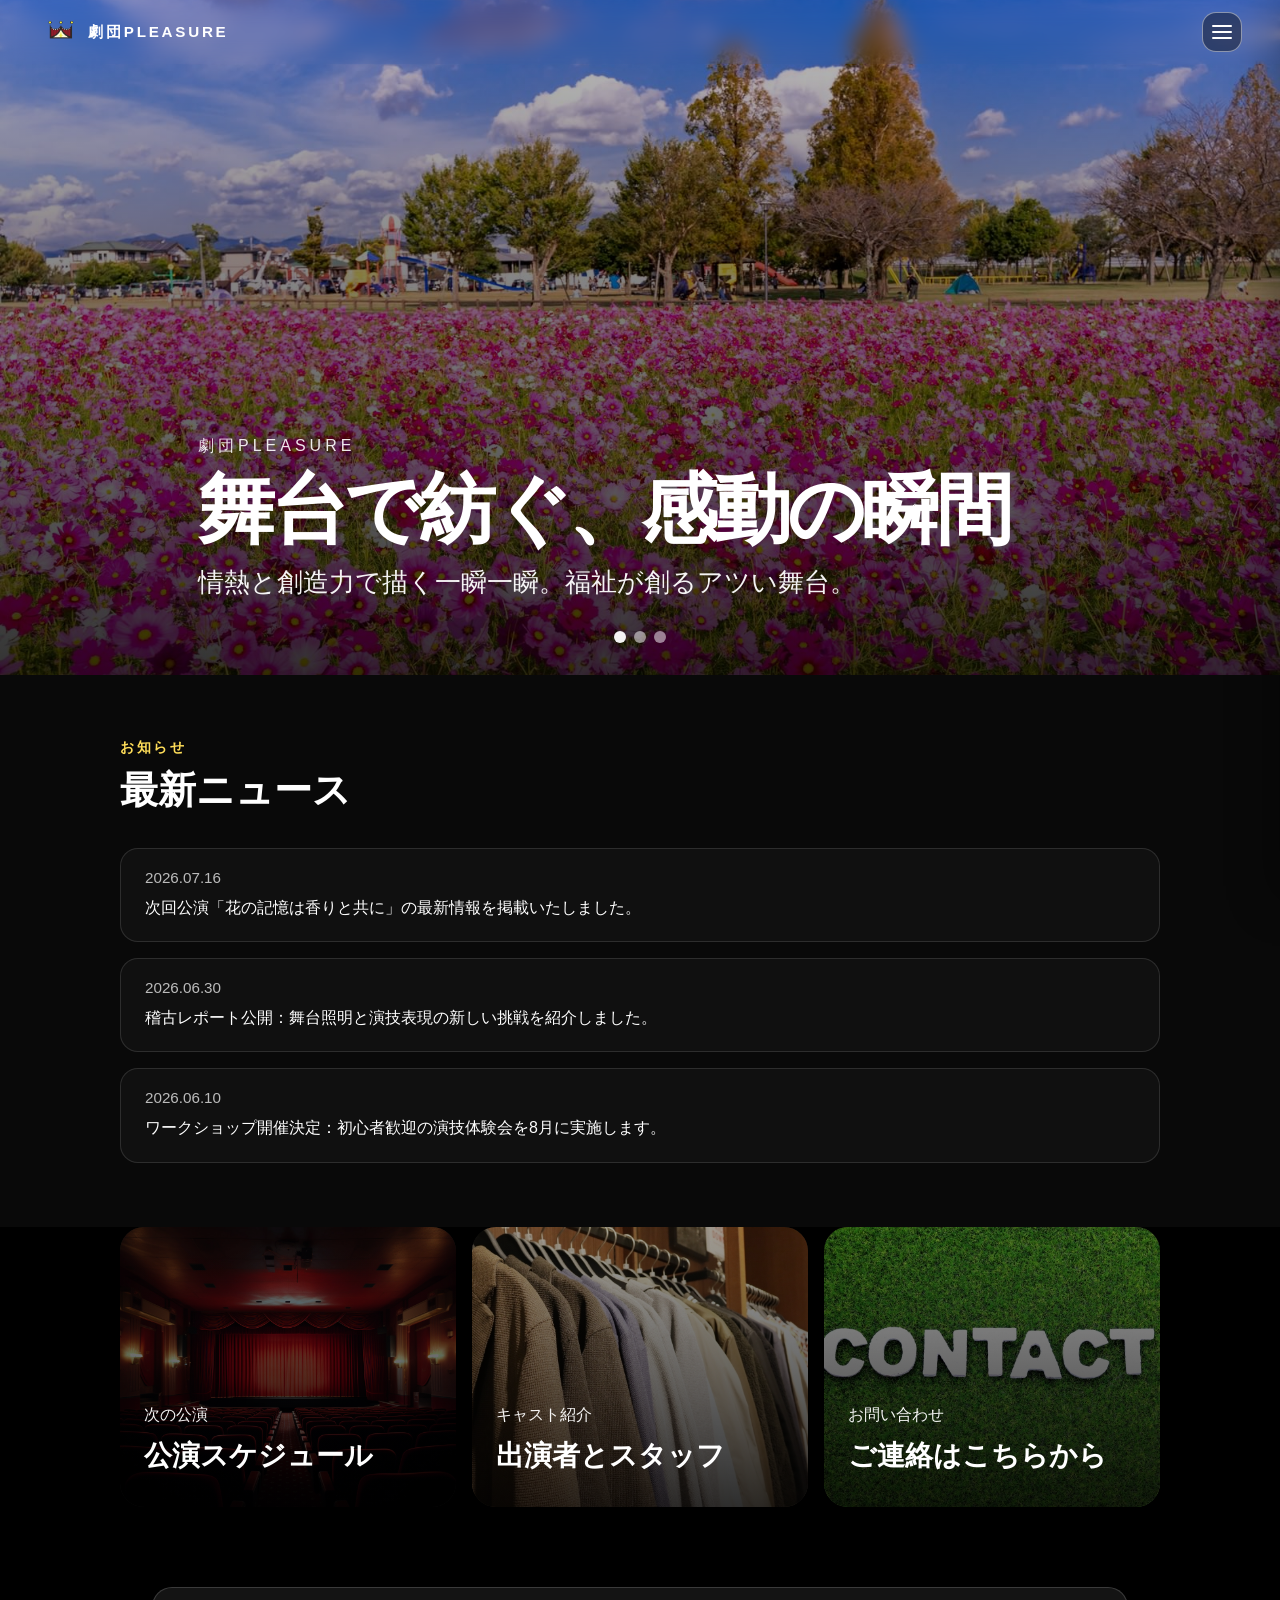
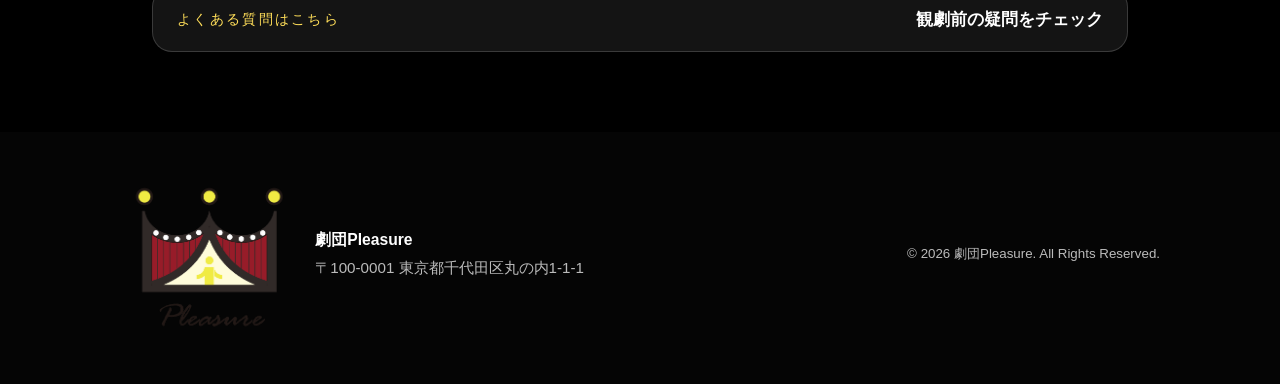
<file: index.html>
<!DOCTYPE html>
<html lang="ja">

<head>
    <meta charset="UTF-8">
    <meta name="viewport" content="width=device-width, initial-scale=1.0">
    <title>劇団Pleasure</title>
    <link rel="stylesheet" href="styles.css">
</head>
<body>
    <header class="navbar">
        <a href="index.html" class="navbar__logo">
            <img src="images/劇団ロゴ.png" alt="劇団Pleasure ロゴ" class="navbar__logo-icon">
            <div class="navbar__brand-text">
                <span class="navbar__logo-text">劇団Pleasure</span>
                <small class="navbar__tagline">舞台で紡ぐ物語</small>
            </div>
        </a>
        <button class="navbar__toggle" type="button" aria-expanded="false" aria-controls="main-menu">
            <span aria-hidden="true"></span>
        </button>
    </header>
    <div class="navbar__backdrop" data-navbar-backdrop></div>
    <nav class="navbar__menu" id="main-menu" aria-hidden="true">
        <ul>
            <li><a href="index.html">ホーム</a></li>
            <li><a href="news.html">お知らせ</a></li>
            <li><a href="schedule.html">公演スケジュール</a></li>
            <li><a href="ticket.html">チケット</a></li>
            <li><a href="cast.html">出演者紹介</a></li>
            <li><a href="faq.html">Q&A</a></li>
            <li><a href="contact.html">お問い合わせ</a></li>
        </ul>
    </nav>
    <section class="hero">
        <div class="hero__slide active" style="background-image:url('images/013ELA201029A_TP_V.jpg');"></div>
        <div class="hero__slide" style="background-image:url('images/4256189_m.jpg');"></div>
        <div class="hero__slide" style="background-image:url('images/23548388.jpg');"></div>
        <div class="hero__overlay"></div>
        <div class="hero__content">
            <p class="hero__eyebrow">劇団Pleasure</p>
            <h1 class="hero__title">舞台で紡ぐ、感動の瞬間</h1>
            <p class="hero__subtitle">情熱と創造力で描く一瞬一瞬。福祉が創るアツい舞台。</p>
        </div>
        <div class="hero__nav" aria-label="スライドショーのナビゲーション">
            <button class="active" aria-label="スライド1"></button>
            <button aria-label="スライド2"></button>
            <button aria-label="スライド3"></button>
        </div>
    </section>

    <section id="announcement" class="announcement">
        <div class="container">
            <div class="announcement__head">
                <p class="section-label">お知らせ</p>
                <h2>最新ニュース</h2>
            </div>
            <ul class="announcement__list">
                <li>
                    <span>2026.07.16</span>
                    <p>次回公演「花の記憶は香りと共に」の最新情報を掲載いたしました。</p>
                </li>
                <li>
                    <span>2026.06.30</span>
                    <p>稽古レポート公開：舞台照明と演技表現の新しい挑戦を紹介しました。</p>
                </li>
                <li>
                    <span>2026.06.10</span>
                    <p>ワークショップ開催決定：初心者歓迎の演技体験会を8月に実施します。</p>
                </li>
            </ul>
        </div>
    </section>

    <section class="jump-cards">
        <a class="card" href="schedule.html" aria-label="次の公演ページへ移動">
            <div class="card__bg" style="background-image:url('images/27313495_m.jpg');"></div>
            <div class="card__copy">
                <p>次の公演</p>
                <h3>公演スケジュール</h3>
            </div>
        </a>
        <a class="card" href="cast.html" aria-label="キャスト紹介ページへ移動">
            <div class="card__bg" style="background-image:url('images/4013990_s.jpg');"></div>
            <div class="card__copy">
                <p>キャスト紹介</p>
                <h3>出演者とスタッフ</h3>
            </div>
        </a>
        <a class="card" href="contact.html" aria-label="お問い合わせページへ移動">
            <div class="card__bg" style="background-image:url('images/2037165_s.jpg');"></div>
            <div class="card__copy">
                <p>お問い合わせ</p>
                <h3>ご連絡はこちらから</h3>
            </div>
        </a>
    </section>

    <section class="home-cta">
        <div class="container">
            <a href="faq.html" class="home-cta__link">
                <span>よくある質問はこちら</span>
                <strong>観劇前の疑問をチェック</strong>
            </a>
        </div>
    </section>

    <footer class="site-footer">
        <div class="container footer-inner">
            <div class="footer__brand">
                <img src="images/劇団ロゴ(タイトル入り).png" alt="劇団Pleasure ロゴ（タイトル入り）" class="footer__logo-full">
                <div>
                    <p class="footer__tagline">劇団Pleasure</p>
                    <p class="footer__address">〒100-0001 東京都千代田区丸の内1-1-1</p>
                </div>
            </div>
            <small>&copy; 2026 劇団Pleasure. All Rights Reserved.</small>
        </div>
    </footer>

    <script src="scripts.js"></script>
</body>
</html>
</file>
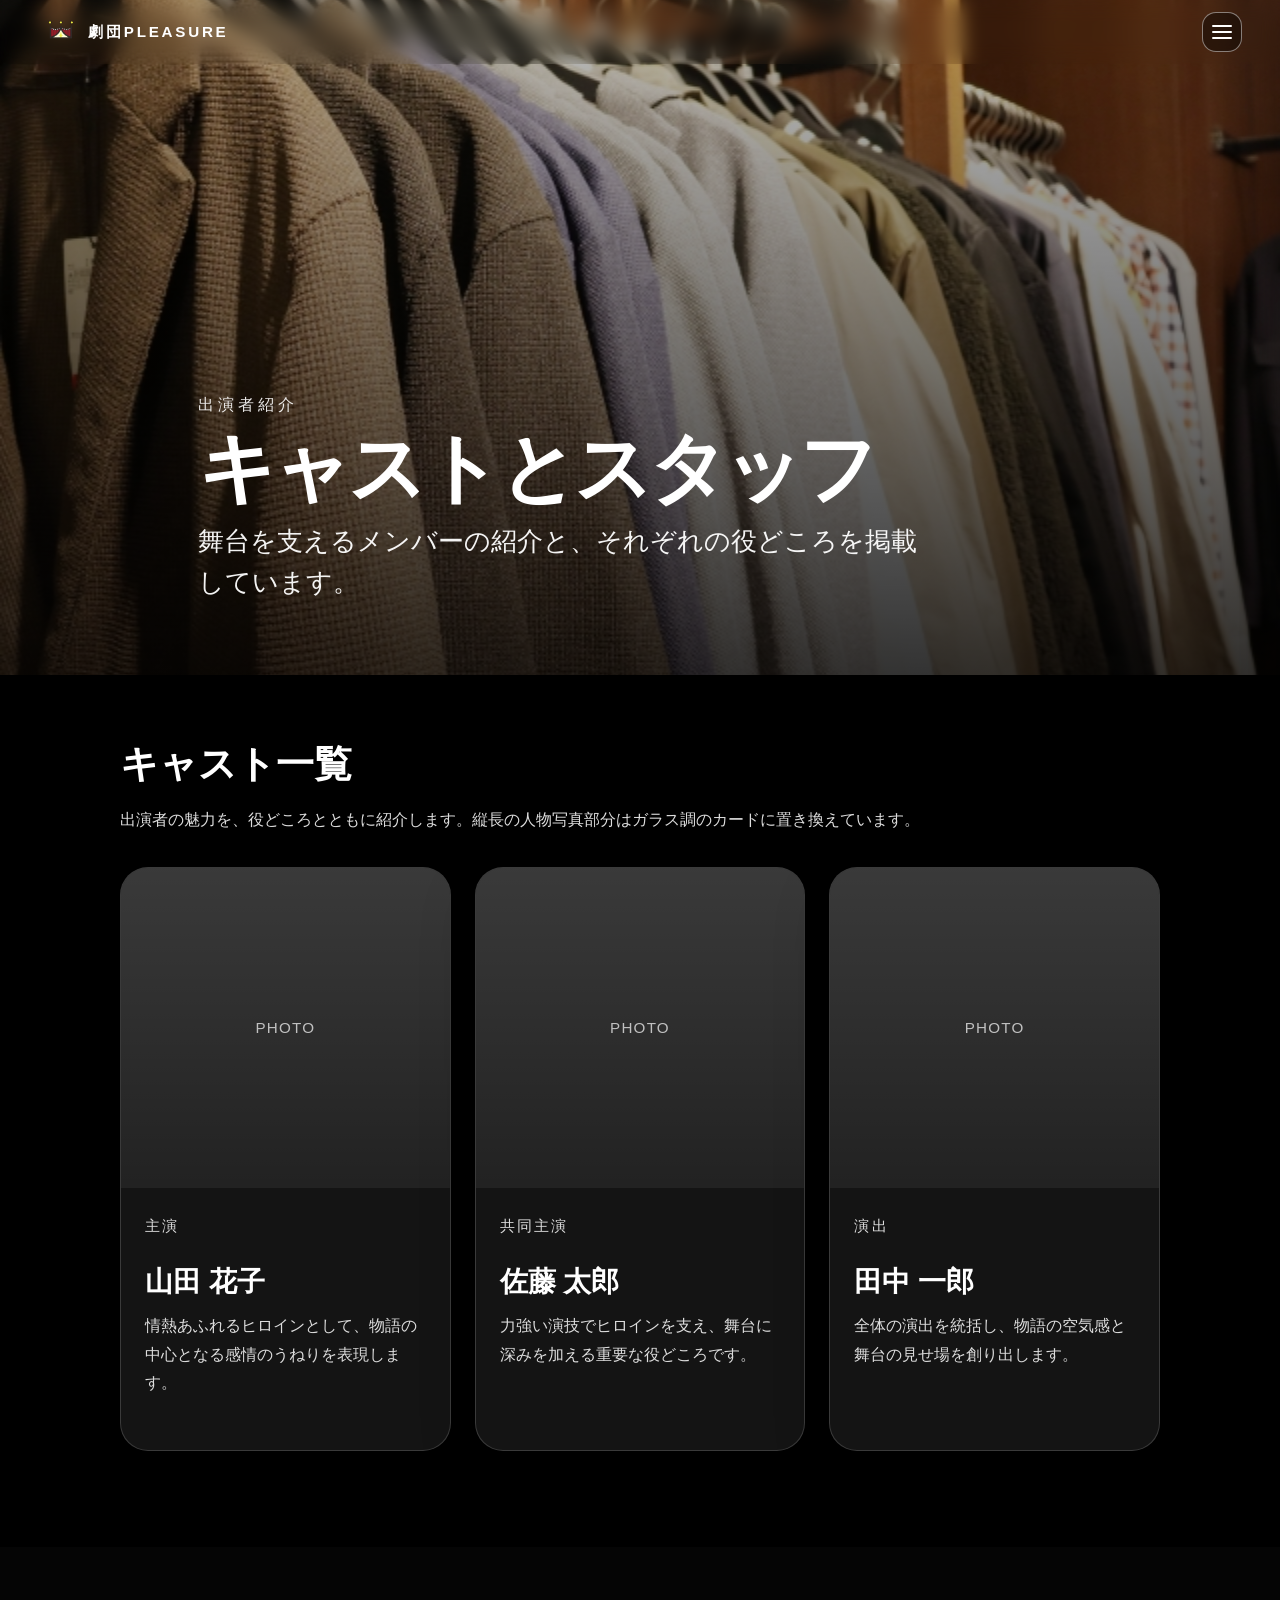
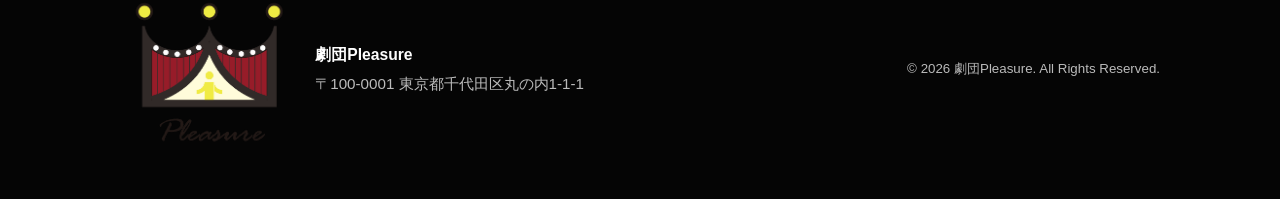
<file: cast.html>
<!DOCTYPE html>
<html lang="ja">

<head>
    <meta charset="UTF-8">
    <meta name="viewport" content="width=device-width, initial-scale=1.0">
    <title>出演者紹介 - 劇団Pleasure</title>
    <link rel="stylesheet" href="styles.css">
</head>

<body>
    <header class="navbar">
        <a href="index.html" class="navbar__logo">
            <img src="images/劇団ロゴ.png" alt="劇団Pleasure ロゴ" class="navbar__logo-icon">
            <div class="navbar__brand-text">
                <span class="navbar__logo-text">劇団Pleasure</span>
                <small class="navbar__tagline">舞台で紡ぐ物語</small>
            </div>
        </a>
        <button class="navbar__toggle" type="button" aria-expanded="false" aria-controls="main-menu">
            <span aria-hidden="true"></span>
        </button>
    </header>
    <div class="navbar__backdrop" data-navbar-backdrop></div>
    <nav class="navbar__menu" id="main-menu" aria-hidden="true">
        <ul>
            <li><a href="index.html">ホーム</a></li>
            <li><a href="news.html">お知らせ</a></li>
            <li><a href="schedule.html">公演スケジュール</a></li>
            <li><a href="ticket.html">チケット</a></li>
            <li><a href="cast.html">出演者紹介</a></li>
            <li><a href="faq.html">Q&A</a></li>
            <li><a href="contact.html">お問い合わせ</a></li>
        </ul>
    </nav>

    <section class="hero">
        <div class="hero__slide active" style="background-image:url('images/4013990_s.jpg');"></div>
        <div class="hero__overlay"></div>
        <div class="hero__content">
            <p class="hero__eyebrow">出演者紹介</p>
            <h1 class="hero__title">キャストとスタッフ</h1>
            <p class="hero__subtitle">舞台を支えるメンバーの紹介と、それぞれの役どころを掲載しています。</p>
        </div>
    </section>

    <main class="content-block">
        <div class="container">
            <h2>キャスト一覧</h2>
            <p>出演者の魅力を、役どころとともに紹介します。縦長の人物写真部分はガラス調のカードに置き換えています。</p>
            <div class="cast-grid">
                <article class="cast-card">
                    <div class="cast-card__photo">Photo</div>
                    <div class="cast-card__body">
                        <p class="cast-card__role">主演</p>
                        <h3 class="cast-card__name">山田 花子</h3>
                        <p class="cast-card__description">情熱あふれるヒロインとして、物語の中心となる感情のうねりを表現します。</p>
                    </div>
                </article>
                <article class="cast-card">
                    <div class="cast-card__photo">Photo</div>
                    <div class="cast-card__body">
                        <p class="cast-card__role">共同主演</p>
                        <h3 class="cast-card__name">佐藤 太郎</h3>
                        <p class="cast-card__description">力強い演技でヒロインを支え、舞台に深みを加える重要な役どころです。</p>
                    </div>
                </article>
                <article class="cast-card">
                    <div class="cast-card__photo">Photo</div>
                    <div class="cast-card__body">
                        <p class="cast-card__role">演出</p>
                        <h3 class="cast-card__name">田中 一郎</h3>
                        <p class="cast-card__description">全体の演出を統括し、物語の空気感と舞台の見せ場を創り出します。</p>
                    </div>
                </article>
            </div>
        </div>
    </main>

    <footer class="site-footer">
        <div class="container footer-inner">
            <div class="footer__brand">
                <img src="images/劇団ロゴ(タイトル入り).png" alt="劇団Pleasure ロゴ（タイトル入り）" class="footer__logo-full">
                <div>
                    <p class="footer__tagline">劇団Pleasure</p>
                    <p class="footer__address">〒100-0001 東京都千代田区丸の内1-1-1</p>
                </div>
            </div>
            <small>&copy; 2026 劇団Pleasure. All Rights Reserved.</small>
        </div>
    </footer>
    <script src="scripts.js"></script>
</body>
</html>
</file>
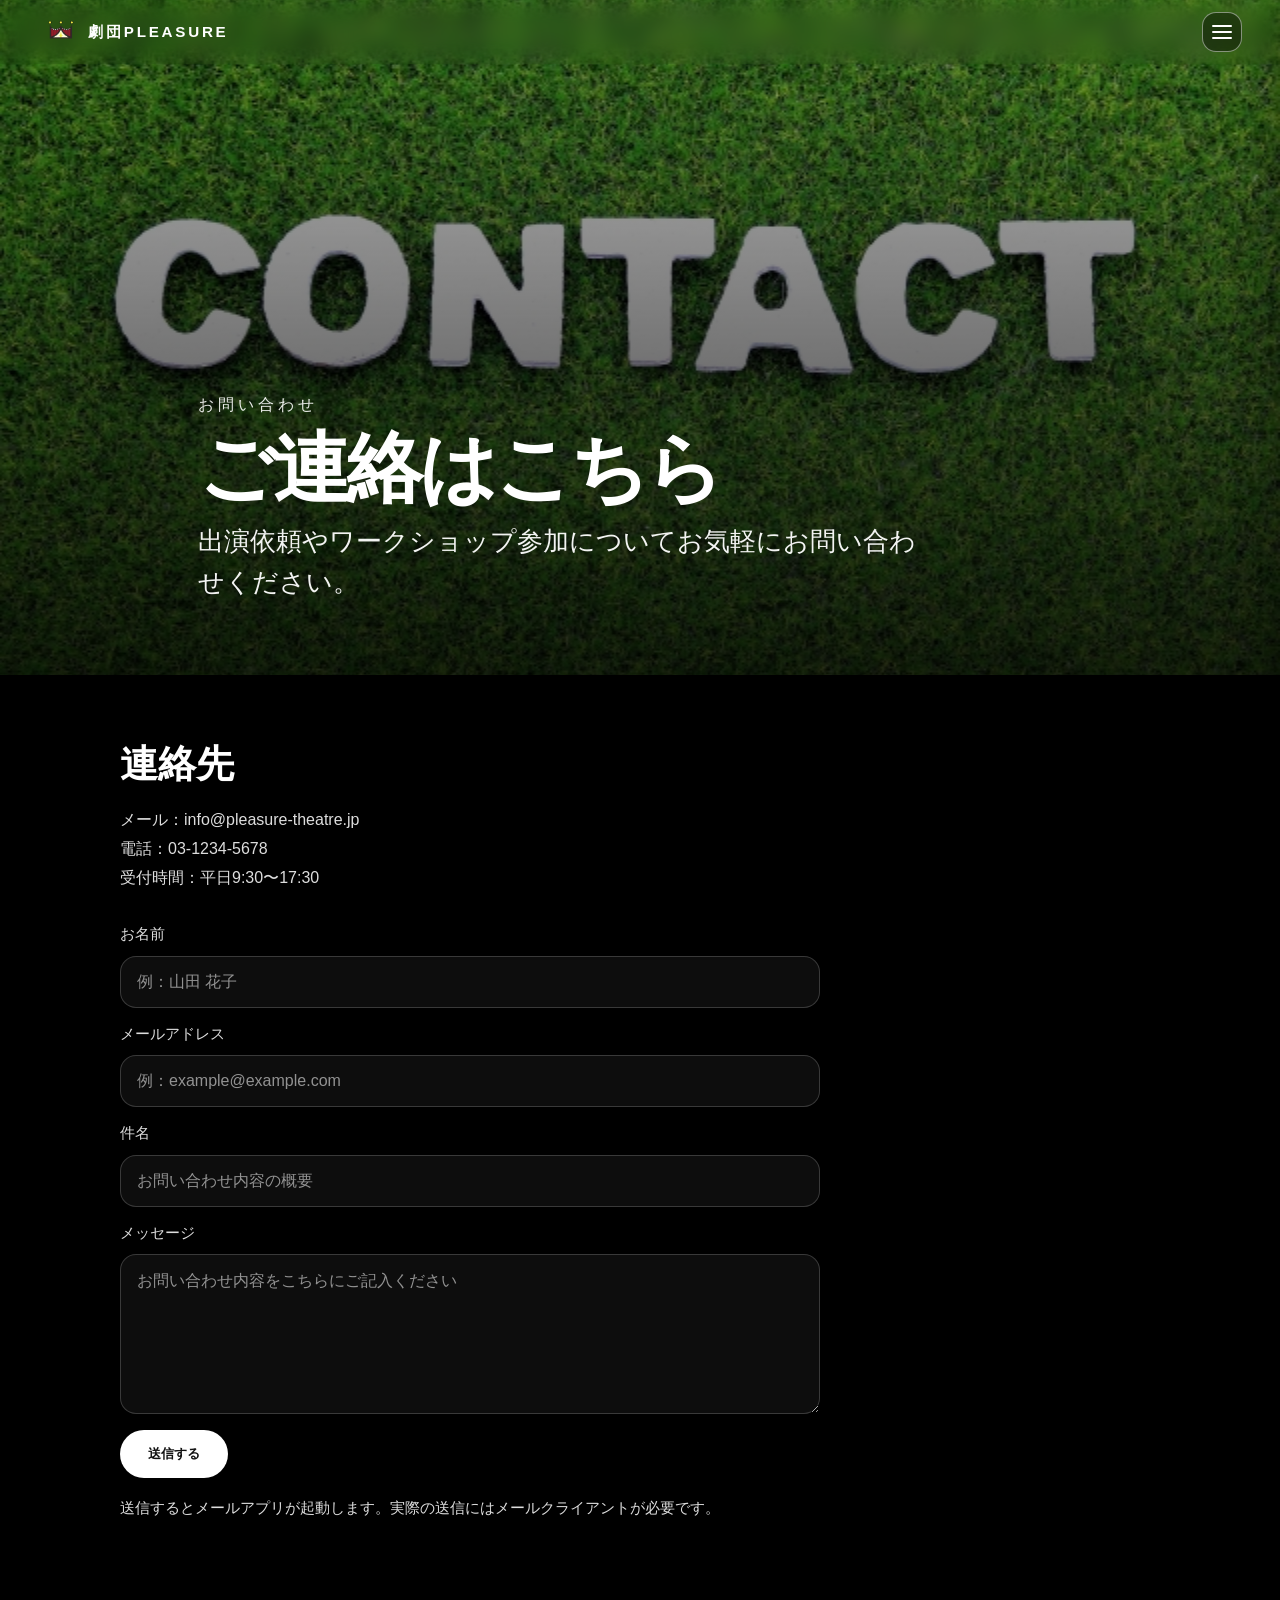
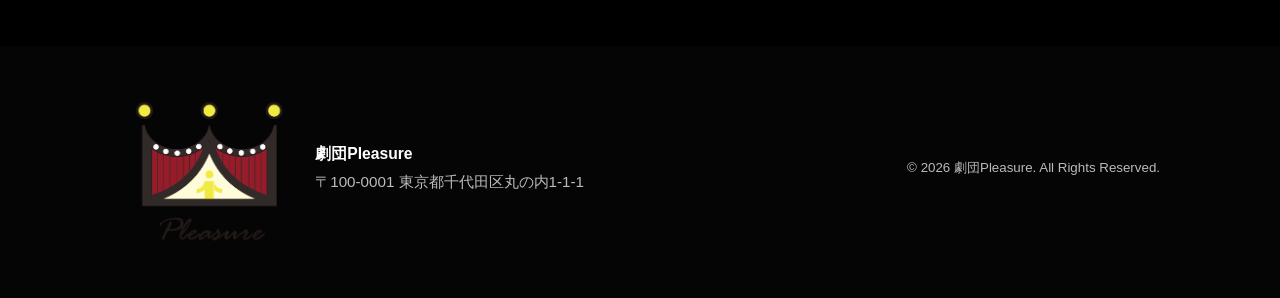
<file: contact.html>
<!DOCTYPE html>
<html lang="ja">

<head>
    <meta charset="UTF-8">
    <meta name="viewport" content="width=device-width, initial-scale=1.0">
    <title>お問い合わせ - 劇団Pleasure</title>
    <link rel="stylesheet" href="styles.css">
</head>

<body>
    <header class="navbar">
        <a href="index.html" class="navbar__logo">
            <img src="images/劇団ロゴ.png" alt="劇団Pleasure ロゴ" class="navbar__logo-icon">
            <div class="navbar__brand-text">
                <span class="navbar__logo-text">劇団Pleasure</span>
                <small class="navbar__tagline">舞台で紡ぐ物語</small>
            </div>
        </a>
        <button class="navbar__toggle" type="button" aria-expanded="false" aria-controls="main-menu">
            <span aria-hidden="true"></span>
        </button>
    </header>
    <div class="navbar__backdrop" data-navbar-backdrop></div>
    <nav class="navbar__menu" id="main-menu" aria-hidden="true">
        <ul>
            <li><a href="index.html">ホーム</a></li>
            <li><a href="news.html">お知らせ</a></li>
            <li><a href="schedule.html">公演スケジュール</a></li>
            <li><a href="ticket.html">チケット</a></li>
            <li><a href="cast.html">出演者紹介</a></li>
            <li><a href="faq.html">Q&A</a></li>
            <li><a href="contact.html">お問い合わせ</a></li>
        </ul>
    </nav>

    <section class="hero">
        <div class="hero__slide active" style="background-image:url('images/2037165_s.jpg');"></div>
        <div class="hero__overlay"></div>
        <div class="hero__content">
            <p class="hero__eyebrow">お問い合わせ</p>
            <h1 class="hero__title">ご連絡はこちら</h1>
            <p class="hero__subtitle">出演依頼やワークショップ参加についてお気軽にお問い合わせください。</p>
        </div>
    </section>

    <main class="content-block">
        <div class="container">
            <h2>連絡先</h2>
            <p>メール：info@pleasure-theatre.jp<br>
                電話：03-1234-5678<br>
                受付時間：平日9:30〜17:30</p>
            <form class="contact-form" action="mailto:info@pleasure-theatre.jp" method="post" enctype="text/plain">
                <label class="contact-form__field">
                    <span>お名前</span>
                    <input type="text" name="名前" placeholder="例：山田 花子" required>
                </label>
                <label class="contact-form__field">
                    <span>メールアドレス</span>
                    <input type="email" name="メール" placeholder="例：example@example.com" required>
                </label>
                <label class="contact-form__field">
                    <span>件名</span>
                    <input type="text" name="件名" placeholder="お問い合わせ内容の概要" required>
                </label>
                <label class="contact-form__field">
                    <span>メッセージ</span>
                    <textarea name="メッセージ" rows="6" placeholder="お問い合わせ内容をこちらにご記入ください" required></textarea>
                </label>
                <button type="submit">送信する</button>
                <p class="contact-form__hint">送信するとメールアプリが起動します。実際の送信にはメールクライアントが必要です。</p>
            </form>
        </div>
    </main>

    <footer class="site-footer">
        <div class="container footer-inner">
            <div class="footer__brand">
                <img src="images/劇団ロゴ(タイトル入り).png" alt="劇団Pleasure ロゴ（タイトル入り）" class="footer__logo-full">
                <div>
                    <p class="footer__tagline">劇団Pleasure</p>
                    <p class="footer__address">〒100-0001 東京都千代田区丸の内1-1-1</p>
                </div>
            </div>
            <small>&copy; 2026 劇団Pleasure. All Rights Reserved.</small>
        </div>
    </footer>
    <script src="scripts.js"></script>
</body>
</html>
</file>
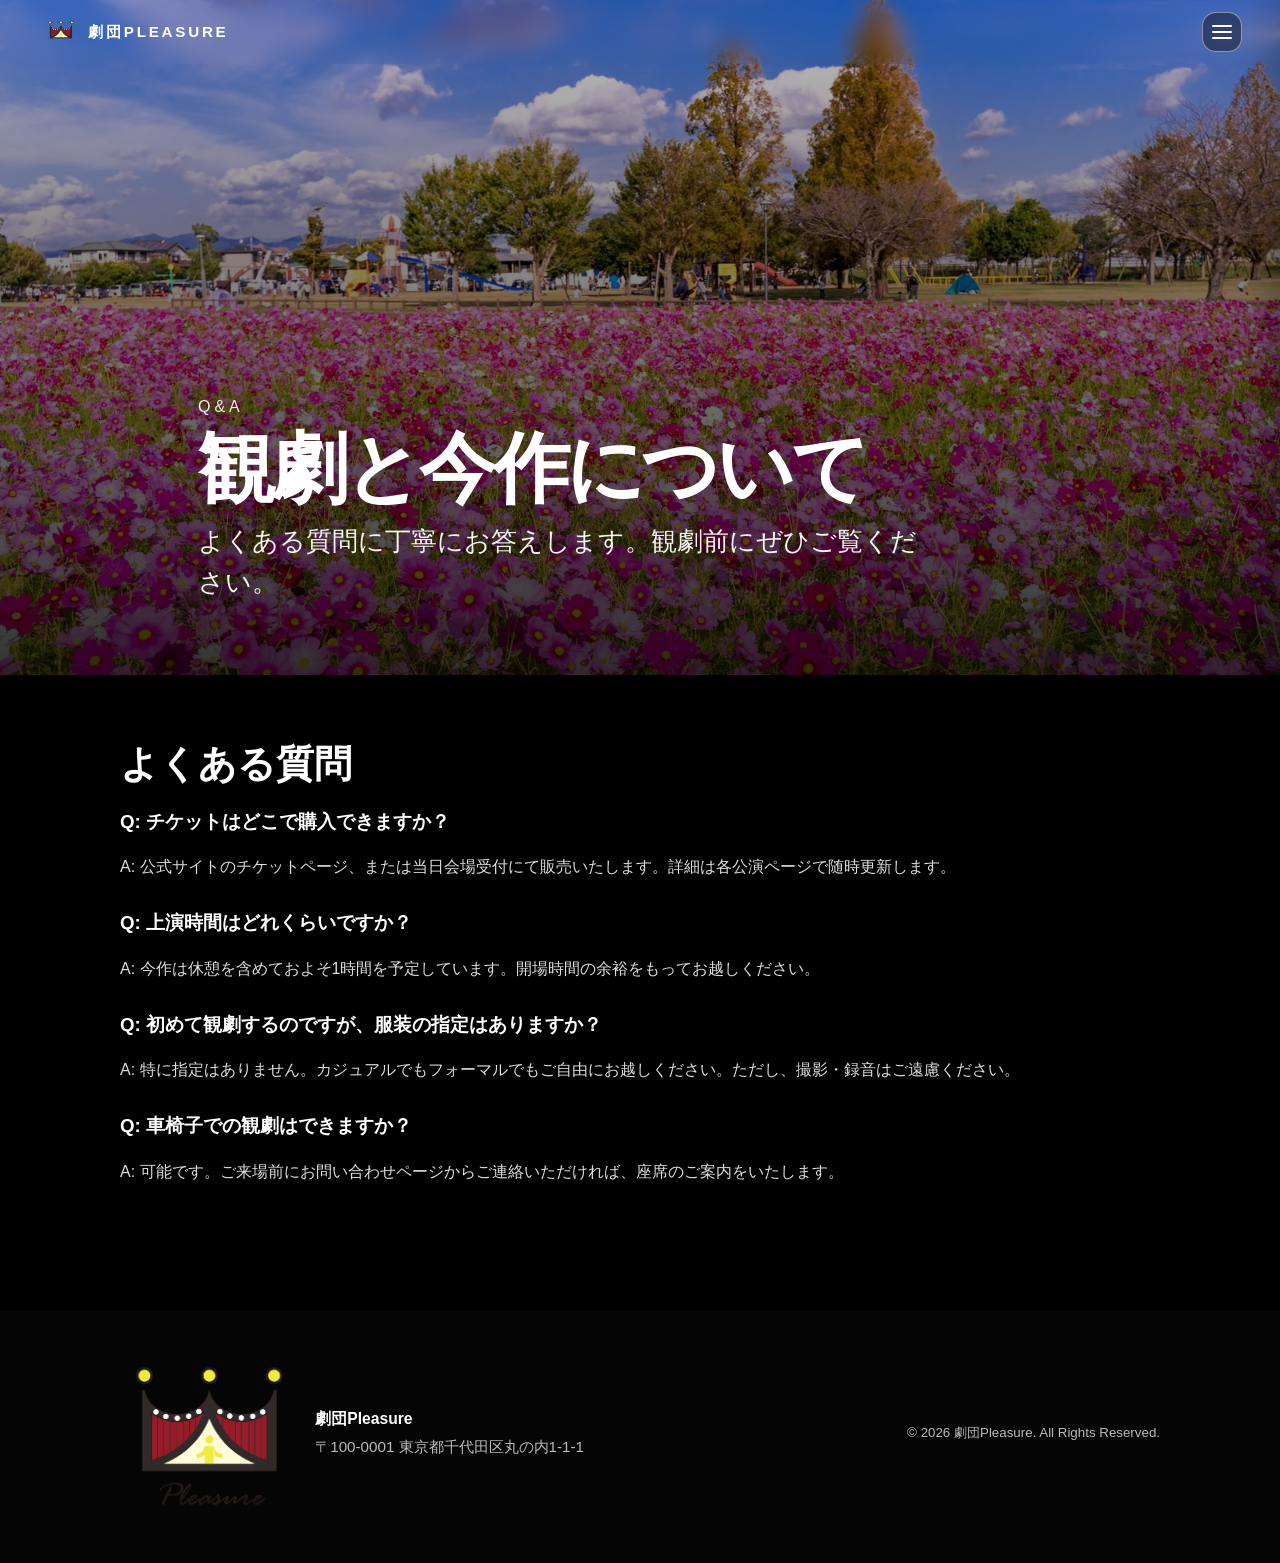
<file: faq.html>
<!DOCTYPE html>
<html lang="ja">

<head>
    <meta charset="UTF-8">
    <meta name="viewport" content="width=device-width, initial-scale=1.0">
    <title>Q&A - 劇団Pleasure</title>
    <link rel="stylesheet" href="styles.css">
</head>

<body>
    <header class="navbar">
        <a href="index.html" class="navbar__logo">
            <img src="images/劇団ロゴ.png" alt="劇団Pleasure ロゴ" class="navbar__logo-icon">
            <div class="navbar__brand-text">
                <span class="navbar__logo-text">劇団Pleasure</span>
                <small class="navbar__tagline">舞台で紡ぐ物語</small>
            </div>
        </a>
        <button class="navbar__toggle" type="button" aria-expanded="false" aria-controls="main-menu">
            <span aria-hidden="true"></span>
        </button>
    </header>
    <div class="navbar__backdrop" data-navbar-backdrop></div>
    <nav class="navbar__menu" id="main-menu" aria-hidden="true">
        <ul>
            <li><a href="index.html">ホーム</a></li>
            <li><a href="news.html">お知らせ</a></li>
            <li><a href="schedule.html">公演スケジュール</a></li>
            <li><a href="ticket.html">チケット</a></li>
            <li><a href="cast.html">出演者紹介</a></li>
            <li><a href="faq.html">Q&A</a></li>
            <li><a href="contact.html">お問い合わせ</a></li>
        </ul>
    </nav>

    <section class="hero">
        <div class="hero__slide active" style="background-image:url('images/013ELA201029A_TP_V.jpg');"></div>
        <div class="hero__overlay"></div>
        <div class="hero__content">
            <p class="hero__eyebrow">Q&A</p>
            <h1 class="hero__title">観劇と今作について</h1>
            <p class="hero__subtitle">よくある質問に丁寧にお答えします。観劇前にぜひご覧ください。</p>
        </div>
    </section>

    <main class="content-block">
        <div class="container">
            <h2>よくある質問</h2>
            <div class="faq-list">
                <article class="faq-item">
                    <h3>Q: チケットはどこで購入できますか？</h3>
                    <p>A: 公式サイトのチケットページ、または当日会場受付にて販売いたします。詳細は各公演ページで随時更新します。</p>
                </article>
                <article class="faq-item">
                    <h3>Q: 上演時間はどれくらいですか？</h3>
                    <p>A: 今作は休憩を含めておよそ1時間を予定しています。開場時間の余裕をもってお越しください。</p>
                </article>
                <article class="faq-item">
                    <h3>Q: 初めて観劇するのですが、服装の指定はありますか？</h3>
                    <p>A: 特に指定はありません。カジュアルでもフォーマルでもご自由にお越しください。ただし、撮影・録音はご遠慮ください。</p>
                </article>
                <article class="faq-item">
                    <h3>Q: 車椅子での観劇はできますか？</h3>
                    <p>A: 可能です。ご来場前にお問い合わせページからご連絡いただければ、座席のご案内をいたします。</p>
                </article>
            </div>
        </div>
    </main>

    <footer class="site-footer">
        <div class="container footer-inner">
            <div class="footer__brand">
                <img src="images/劇団ロゴ(タイトル入り).png" alt="劇団Pleasure ロゴ（タイトル入り）" class="footer__logo-full">
                <div>
                    <p class="footer__tagline">劇団Pleasure</p>
                    <p class="footer__address">〒100-0001 東京都千代田区丸の内1-1-1</p>
                </div>
            </div>
            <small>&copy; 2026 劇団Pleasure. All Rights Reserved.</small>
        </div>
    </footer>
    <script src="scripts.js"></script>
</body>
</html>
</file>
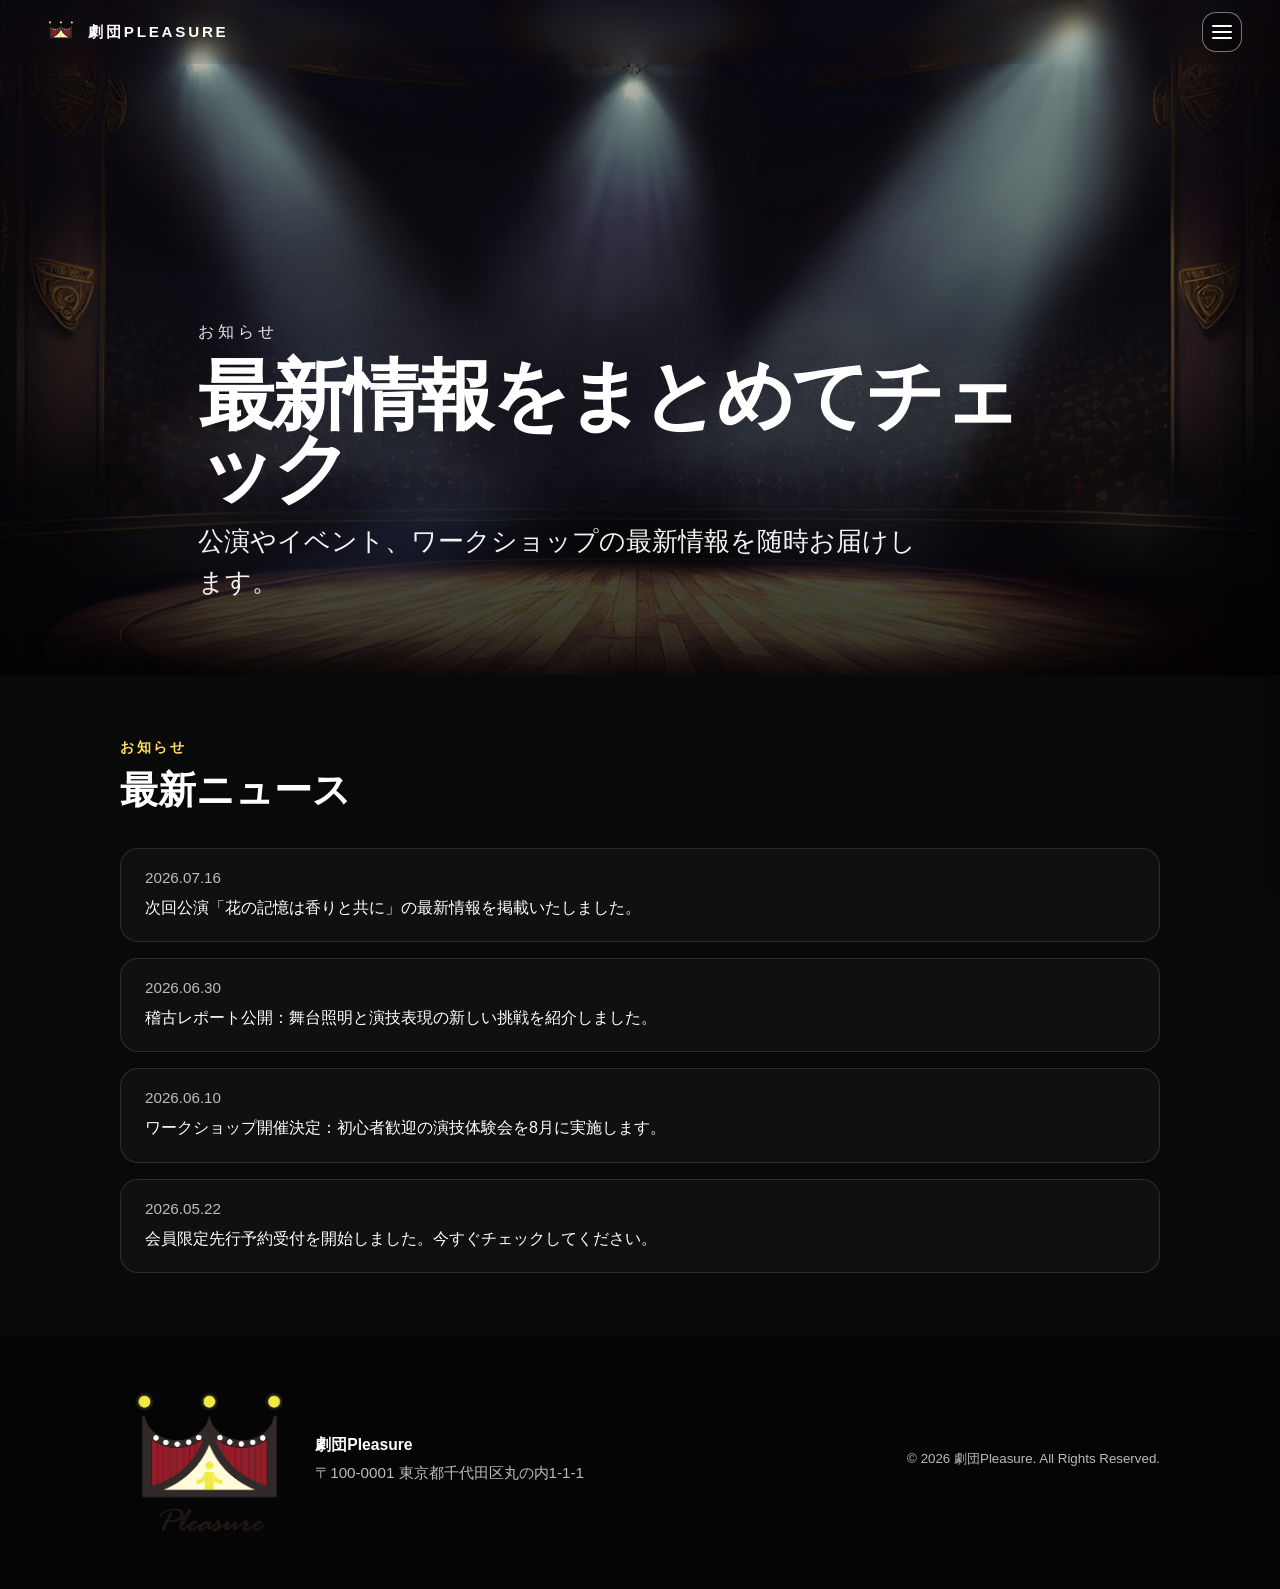
<file: news.html>
<!DOCTYPE html>
<html lang="ja">

<head>
    <meta charset="UTF-8">
    <meta name="viewport" content="width=device-width, initial-scale=1.0">
    <title>お知らせ一覧 - 劇団Pleasure</title>
    <link rel="stylesheet" href="styles.css">
</head>

<body>
    <header class="navbar">
        <a href="index.html" class="navbar__logo">
            <img src="images/劇団ロゴ.png" alt="劇団Pleasure ロゴ" class="navbar__logo-icon">
            <div class="navbar__brand-text">
                <span class="navbar__logo-text">劇団Pleasure</span>
                <small class="navbar__tagline">舞台で紡ぐ物語</small>
            </div>
        </a>
        <button class="navbar__toggle" type="button" aria-expanded="false" aria-controls="main-menu">
            <span aria-hidden="true"></span>
        </button>
    </header>
    <div class="navbar__backdrop" data-navbar-backdrop></div>
    <nav class="navbar__menu" id="main-menu" aria-hidden="true">
        <ul>
            <li><a href="index.html">ホーム</a></li>
            <li><a href="news.html">お知らせ</a></li>
            <li><a href="schedule.html">公演スケジュール</a></li>
            <li><a href="ticket.html">チケット</a></li>
            <li><a href="cast.html">出演者紹介</a></li>
            <li><a href="faq.html">Q&A</a></li>
            <li><a href="contact.html">お問い合わせ</a></li>
        </ul>
    </nav>

    <section class="hero">
        <div class="hero__slide active" style="background-image:url('images/23548388.jpg');"></div>
        <div class="hero__overlay"></div>
        <div class="hero__content">
            <p class="hero__eyebrow">お知らせ</p>
            <h1 class="hero__title">最新情報をまとめてチェック</h1>
            <p class="hero__subtitle">公演やイベント、ワークショップの最新情報を随時お届けします。</p>
        </div>
    </section>

    <main class="announcement">
        <div class="container">
            <div class="announcement__head">
                <p class="section-label">お知らせ</p>
                <h2>最新ニュース</h2>
            </div>
            <ul class="announcement__list">
                <li>
                    <span>2026.07.16</span>
                    <p>次回公演「花の記憶は香りと共に」の最新情報を掲載いたしました。</p>
                </li>
                <li>
                    <span>2026.06.30</span>
                    <p>稽古レポート公開：舞台照明と演技表現の新しい挑戦を紹介しました。</p>
                </li>
                <li>
                    <span>2026.06.10</span>
                    <p>ワークショップ開催決定：初心者歓迎の演技体験会を8月に実施します。</p>
                </li>
                <li>
                    <span>2026.05.22</span>
                    <p>会員限定先行予約受付を開始しました。今すぐチェックしてください。</p>
                </li>
            </ul>
        </div>
    </main>

    <footer class="site-footer">
        <div class="container footer-inner">
            <div class="footer__brand">
                <img src="images/劇団ロゴ(タイトル入り).png" alt="劇団Pleasure ロゴ（タイトル入り）" class="footer__logo-full">
                <div>
                    <p class="footer__tagline">劇団Pleasure</p>
                    <p class="footer__address">〒100-0001 東京都千代田区丸の内1-1-1</p>
                </div>
            </div>
            <small>&copy; 2026 劇団Pleasure. All Rights Reserved.</small>
        </div>
    </footer>
    <script src="scripts.js"></script>
</body>
</html>
</file>
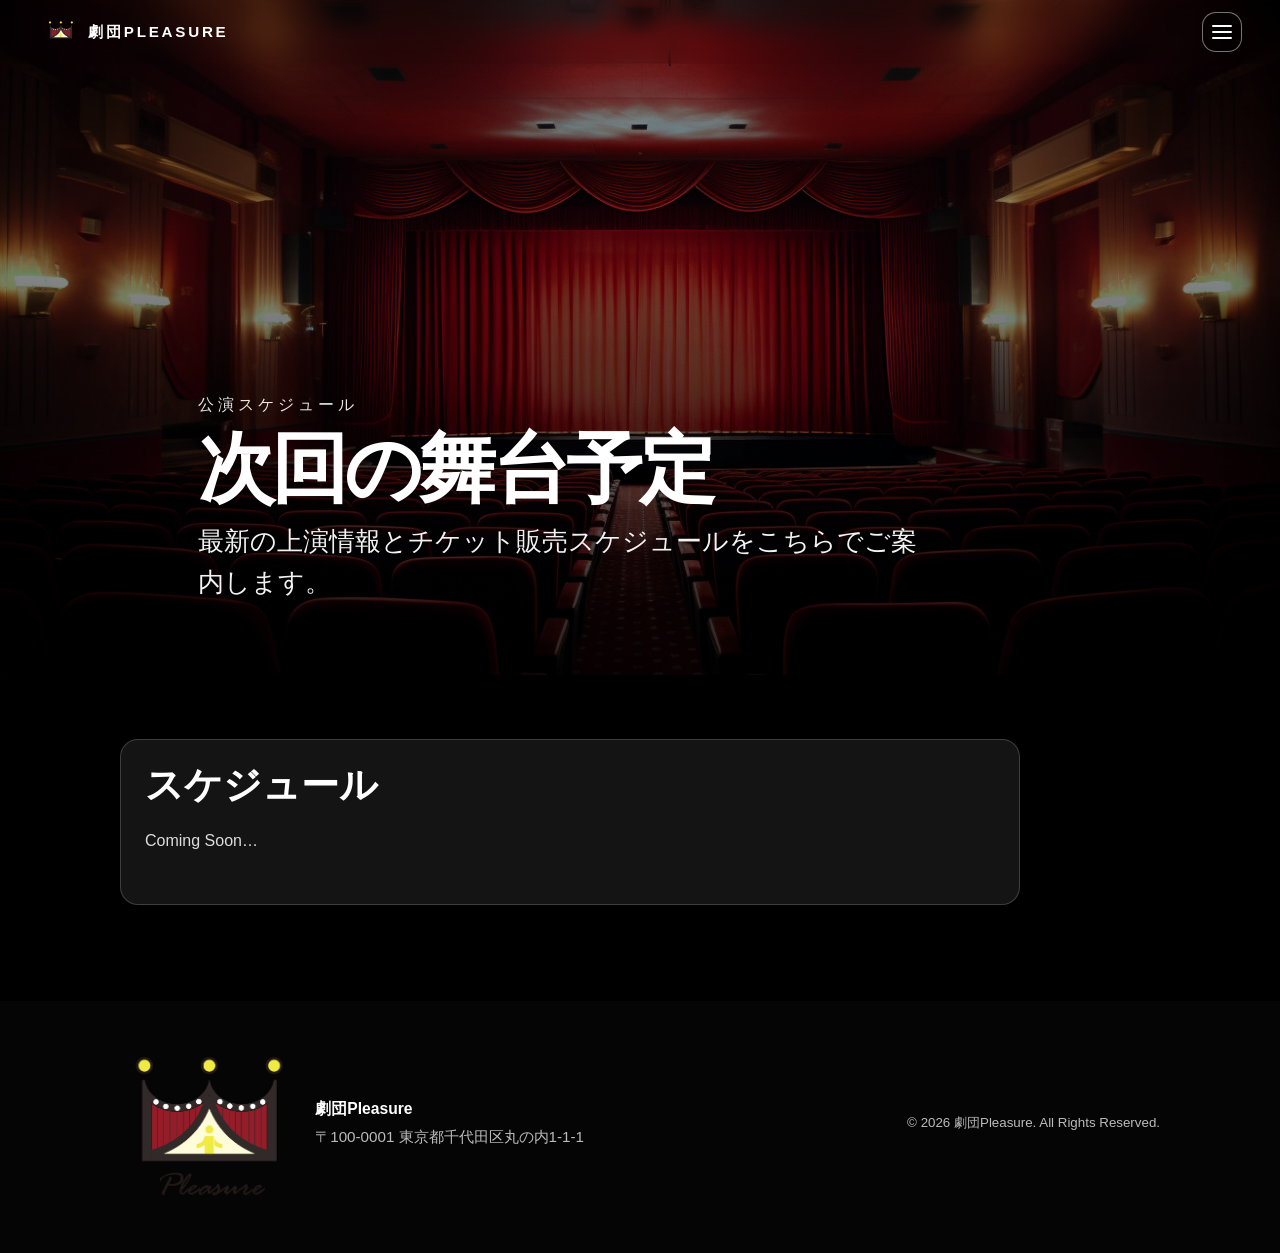
<file: schedule.html>
<!DOCTYPE html>
<html lang="ja">

<head>
    <meta charset="UTF-8">
    <meta name="viewport" content="width=device-width, initial-scale=1.0">
    <title>公演スケジュール - 劇団Pleasure</title>
    <link rel="stylesheet" href="styles.css">
</head>

<body>
    <header class="navbar">
        <a href="index.html" class="navbar__logo">
            <img src="images/劇団ロゴ.png" alt="劇団Pleasure ロゴ" class="navbar__logo-icon">
            <div class="navbar__brand-text">
                <span class="navbar__logo-text">劇団Pleasure</span>
                <small class="navbar__tagline">舞台で紡ぐ物語</small>
            </div>
        </a>
        <button class="navbar__toggle" type="button" aria-expanded="false" aria-controls="main-menu">
            <span aria-hidden="true"></span>
        </button>
    </header>
    <div class="navbar__backdrop" data-navbar-backdrop></div>
    <nav class="navbar__menu" id="main-menu" aria-hidden="true">
        <ul>
            <li><a href="index.html">ホーム</a></li>
            <li><a href="news.html">お知らせ</a></li>
            <li><a href="schedule.html">公演スケジュール</a></li>
            <li><a href="ticket.html">チケット</a></li>
            <li><a href="cast.html">出演者紹介</a></li>
            <li><a href="faq.html">Q&A</a></li>
            <li><a href="contact.html">お問い合わせ</a></li>
        </ul>
    </nav>

    <section class="hero">
        <div class="hero__slide active" style="background-image:url('images/27313495_m.jpg');"></div>
        <div class="hero__overlay"></div>
        <div class="hero__content">
            <p class="hero__eyebrow">公演スケジュール</p>
            <h2 class="hero__title">次回の舞台予定</h2>
            <p class="hero__subtitle">最新の上演情報とチケット販売スケジュールをこちらでご案内します。</p>
        </div>
    </section>

    <main class="content-block">
        <div class="container">
            <div class="glass-panel">
                <h2>スケジュール</h2>
                <p>Coming Soon…</p>
            </div>
        </div>
    </main>

    <footer class="site-footer">
        <div class="container footer-inner">
            <div class="footer__brand">
                <img src="images/劇団ロゴ(タイトル入り).png" alt="劇団Pleasure ロゴ（タイトル入り）" class="footer__logo-full">
                <div>
                    <p class="footer__tagline">劇団Pleasure</p>
                    <p class="footer__address">〒100-0001 東京都千代田区丸の内1-1-1</p>
                </div>
            </div>
            <small>&copy; 2026 劇団Pleasure. All Rights Reserved.</small>
        </div>
    </footer>
    <script src="scripts.js"></script>
</body>
</html>
</file>
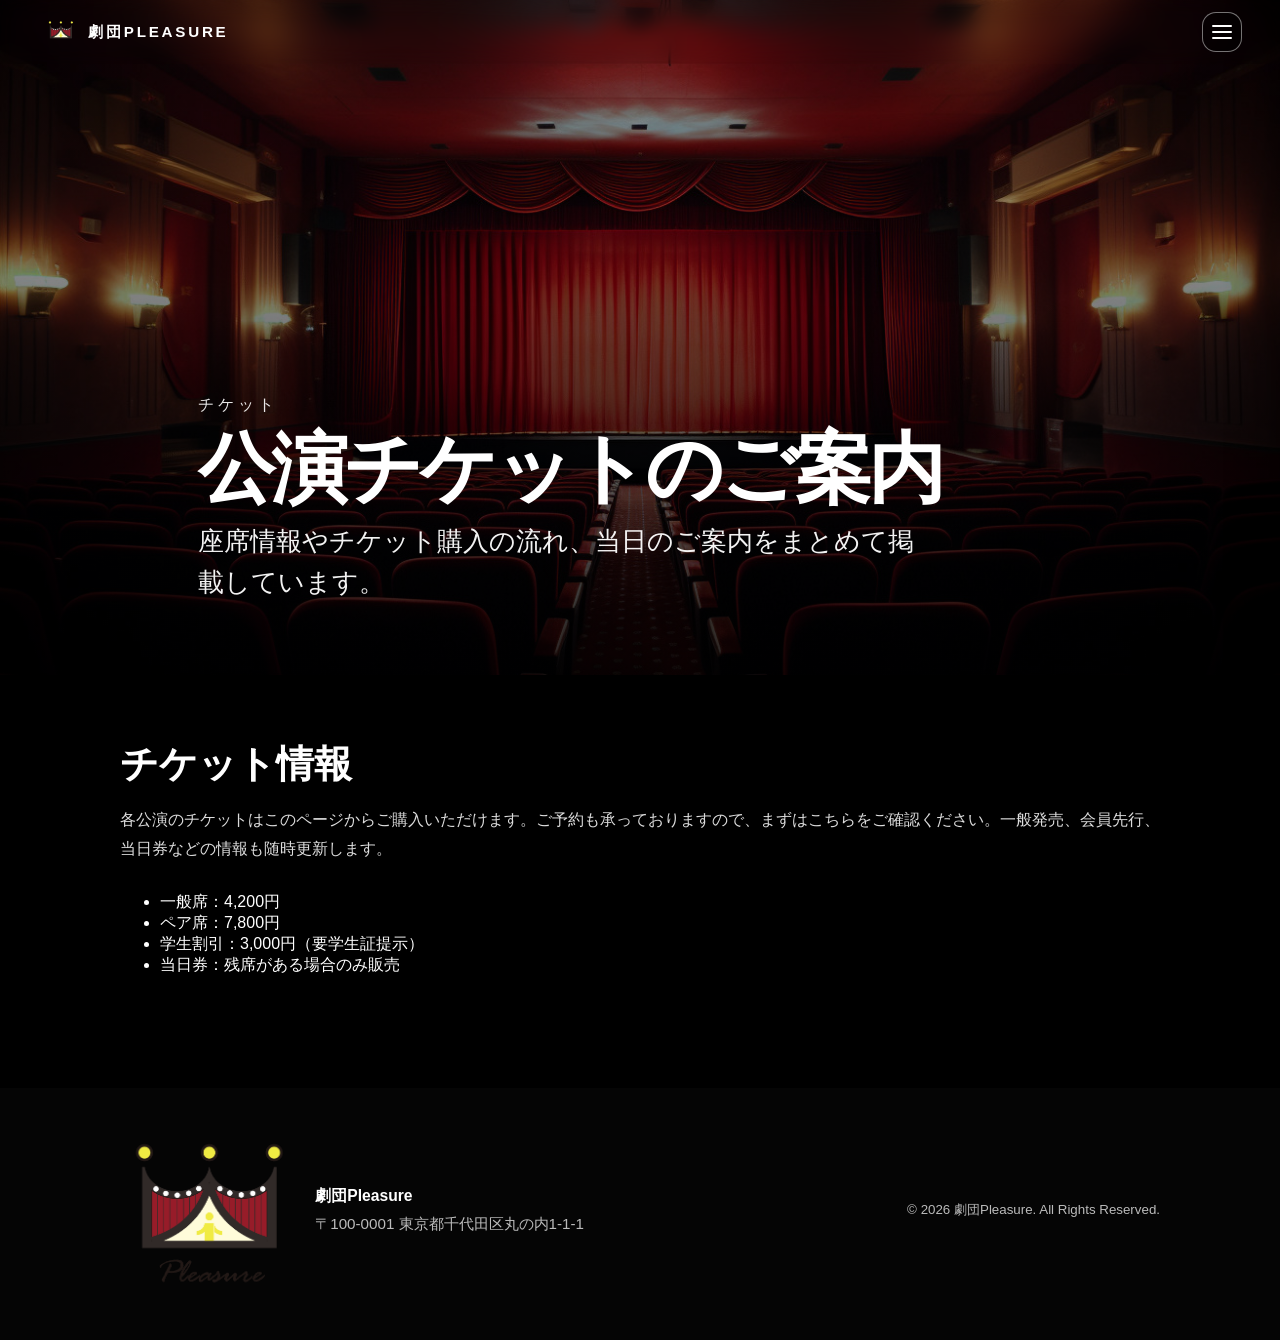
<file: ticket.html>
<!DOCTYPE html>
<html lang="ja">

<head>
    <meta charset="UTF-8">
    <meta name="viewport" content="width=device-width, initial-scale=1.0">
    <title>チケット - 劇団Pleasure</title>
    <link rel="stylesheet" href="styles.css">
</head>

<body>
    <header class="navbar">
        <a href="index.html" class="navbar__logo">
            <img src="images/劇団ロゴ.png" alt="劇団Pleasure ロゴ" class="navbar__logo-icon">
            <div class="navbar__brand-text">
                <span class="navbar__logo-text">劇団Pleasure</span>
                <small class="navbar__tagline">舞台で紡ぐ物語</small>
            </div>
        </a>
        <button class="navbar__toggle" type="button" aria-expanded="false" aria-controls="main-menu">
            <span aria-hidden="true"></span>
        </button>
    </header>
    <div class="navbar__backdrop" data-navbar-backdrop></div>
    <nav class="navbar__menu" id="main-menu" aria-hidden="true">
        <ul>
            <li><a href="index.html">ホーム</a></li>
            <li><a href="news.html">お知らせ</a></li>
            <li><a href="schedule.html">公演スケジュール</a></li>
            <li><a href="ticket.html">チケット</a></li>
            <li><a href="cast.html">出演者紹介</a></li>
            <li><a href="faq.html">Q&A</a></li>
            <li><a href="contact.html">お問い合わせ</a></li>
        </ul>
    </nav>

    <section class="hero">
        <div class="hero__slide active" style="background-image:url('images/27313495_m.jpg');"></div>
        <div class="hero__overlay"></div>
        <div class="hero__content">
            <p class="hero__eyebrow">チケット</p>
            <h1 class="hero__title">公演チケットのご案内</h1>
            <p class="hero__subtitle">座席情報やチケット購入の流れ、当日のご案内をまとめて掲載しています。</p>
        </div>
    </section>

    <main class="content-block">
        <div class="container">
            <h2>チケット情報</h2>
            <p>各公演のチケットはこのページからご購入いただけます。ご予約も承っておりますので、まずはこちらをご確認ください。一般発売、会員先行、当日券などの情報も随時更新します。</p>
            <ul class="ticket-list">
                <li>一般席：4,200円</li>
                <li>ペア席：7,800円</li>
                <li>学生割引：3,000円（要学生証提示）</li>
                <li>当日券：残席がある場合のみ販売</li>
            </ul>
        </div>
    </main>

    <footer class="site-footer">
        <div class="container footer-inner">
            <div class="footer__brand">
                <img src="images/劇団ロゴ(タイトル入り).png" alt="劇団Pleasure ロゴ（タイトル入り）" class="footer__logo-full">
                <div>
                    <p class="footer__tagline">劇団Pleasure</p>
                    <p class="footer__address">〒100-0001 東京都千代田区丸の内1-1-1</p>
                </div>
            </div>
            <small>&copy; 2026 劇団Pleasure. All Rights Reserved.</small>
        </div>
    </footer>
    <script src="scripts.js"></script>
</body>
</html>
</file>
<file: styles.css>
﻿* {
    box-sizing: border-box;
}

html {
    scroll-behavior: smooth;
}

body {
    margin: 0;
    font-family: "Yu Gothic", "Hiragino Kaku Gothic ProN", Meiryo, sans-serif;
    color: #fff;
    background: #000;
}

.container {
    width: min(1040px, calc(100% - 4rem));
    margin: 0 auto;
}

.navbar {
    position: fixed;
    top: 0;
    left: 0;
    width: 100%;
    z-index: 6;
    display: flex;
    align-items: center;
    justify-content: space-between;
    padding: 0.75rem 3vw;
    box-sizing: border-box;
    backdrop-filter: blur(10px);
}

.navbar__logo {
    display: inline-flex;
    align-items: center;
    gap: 0.75rem;
    color: #fff;
    text-decoration: none;
    font-weight: 700;
    letter-spacing: 0.18em;
    text-transform: uppercase;
    font-size: 0.95rem;
    padding: 0.15rem 0.5rem;
}

.navbar__logo-icon {
    width: 30px;
    height: 30px;
    display: block;
}

.navbar__brand-text {
    display: inline-block;
}

.navbar__brand-text {
    display: flex;
    flex-direction: column;
    line-height: 1;
}

.navbar__logo-text {
    display: inline-block;
}

.navbar__tagline {
    display: none;
    font-size: 0.72rem;
    color: rgba(255,255,255,0.85);
    letter-spacing: 0.08em;
}

@media (max-width: 640px) {
    .navbar__logo-icon {
        width: 36px;
        height: 36px;
    }

    /* keep brand text visible on small screens so the theater name shows */
}

.navbar__toggle {
    position: relative;
    z-index: 7;
    width: 40px;
    height: 40px;
    border-radius: 14px;
    border: 1px solid rgba(255, 255, 255, 0.45);
    background: rgba(0, 0, 0, 0.4);
    color: #fff;
    display: inline-flex;
    align-items: center;
    justify-content: center;
    cursor: pointer;
    padding: 0;
}

.navbar__toggle span,
.navbar__toggle span::before,
.navbar__toggle span::after {
    display: block;
    width: 20px;
    height: 2px;
    background: #fff;
    border-radius: 999px;
    transition: transform 0.25s ease, opacity 0.25s ease;
    position: relative;
}

.navbar__toggle span::before,
.navbar__toggle span::after {
    content: '';
    position: absolute;
    left: 0;
}

.navbar__toggle span::before {
    top: -6px;
}

.navbar__toggle span::after {
    top: 6px;
}

.navbar__toggle.open span {
    background: transparent;
}

.navbar__toggle.open span::before {
    transform: translateY(6px) rotate(45deg);
}

.navbar__toggle.open span::after {
    transform: translateY(-6px) rotate(-45deg);
}

.navbar__menu {
    position: fixed;
    top: 0;
    right: 0;
    width: min(320px, 100%);
    height: 100%;
    padding: 5rem 1.5rem 1.5rem;
    background: #0a0a0a;
    transform: translateX(100%);
    transition: transform 0.35s ease;
    box-shadow: -8px 0 40px rgba(0, 0, 0, 0.35);
    z-index: 5;
}

.navbar__menu.open {
    transform: translateX(0);
}

.navbar__menu ul {
    list-style: none;
    margin: 0;
    padding: 0;
    display: grid;
    gap: 0.75rem;
}

.navbar__menu a {
    display: block;
    color: #fff;
    text-decoration: none;
    font-size: 1.1rem;
    padding: 0.85rem 1rem;
    border-radius: 14px;
    transition: background 0.2s ease;
}

.navbar__menu a:hover {
    background: rgba(255, 255, 255, 0.08);
}

.navbar__backdrop {
    position: fixed;
    inset: 0;
    background: rgba(0, 0, 0, 0.45);
    opacity: 0;
    visibility: hidden;
    transition: opacity 0.25s ease;
    z-index: 4;
}

.navbar__backdrop.open {
    opacity: 1;
    visibility: visible;
}

.hero {
    position: relative;
    width: 100%;
    min-height: 75vh;
    max-height: 900px;
    overflow: hidden;
    padding-top: 4.5rem;
}

.hero__slide {
    position: absolute;
    inset: 0;
    background-size: cover;
    background-position: center;
    opacity: 0;
    transition: opacity 1s ease;
}

.hero__slide.active {
    opacity: 1;
}

.hero__overlay {
    position: absolute;
    inset: 0;
    background: linear-gradient(180deg, rgba(0, 0, 0, 0.25), rgba(0, 0, 0, 0.80));
    z-index: 1;
}

.hero__content {
    position: absolute;
    left: 0;
    right: 0;
    bottom: 4.5rem;
    z-index: 2;
    display: flex;
    flex-direction: column;
    justify-content: flex-end;
    align-items: flex-start;
    padding: 0 3rem 0;
    max-width: 980px;
    margin: 0 auto;
}

.hero__eyebrow {
    margin: 0 0 1rem;
    font-size: 1rem;
    letter-spacing: 0.25em;
    text-transform: uppercase;
    opacity: 0.9;
}

.hero__title {
    margin: 0;
    font-size: clamp(3rem, 6vw, 5.5rem);
    line-height: 0.95;
    letter-spacing: -0.05em;
}

.hero__subtitle {
    margin: 1rem 0 0;
    font-size: clamp(1.1rem, 2vw, 1.8rem);
    max-width: 720px;
    line-height: 1.6;
    opacity: 0.95;
}

.hero__nav {
    position: absolute;
    left: 50%;
    bottom: 2rem;
    transform: translateX(-50%);
    z-index: 2;
    display: flex;
    gap: 0.5rem;
}

.hero__nav button {
    width: 12px;
    height: 12px;
    border-radius: 50%;
    border: none;
    background: rgba(255, 255, 255, 0.5);
    cursor: pointer;
    transition: background-color 0.25s ease;
}

.hero__nav button.active,
.hero__nav button:hover {
    background: rgba(255, 255, 255, 0.95);
}

.announcement {
    padding: 4rem 0;
    background: #090909;
}

.announcement__head {
    display: flex;
    flex-direction: column;
    gap: 0.5rem;
    margin-bottom: 2rem;
}

.section-label {
    margin: 0;
    color: #ffde59;
    font-weight: 700;
    letter-spacing: 0.2em;
    text-transform: uppercase;
    font-size: 0.85rem;
}

.announcement h2 {
    margin: 0;
    font-size: clamp(2rem, 3vw, 2.8rem);
}

.announcement__list {
    list-style: none;
    padding: 0;
    margin: 0;
    display: grid;
    gap: 1rem;
}

.announcement__list li {
    padding: 1.25rem 1.5rem;
    border: 1px solid rgba(255, 255, 255, 0.12);
    border-radius: 18px;
    background: rgba(255, 255, 255, 0.03);
}

.announcement__list li span {
    display: inline-block;
    margin-bottom: 0.5rem;
    color: #bbb;
    font-size: 0.95rem;
}

.announcement__list li p {
    margin: 0;
    line-height: 1.7;
}

.jump-cards {
    display: grid;
    grid-template-columns: repeat(3, minmax(0, 1fr));
    gap: 1rem;
    margin: 0 auto 3rem;
    padding: 0 0 2rem;
    width: min(1040px, calc(100% - 4rem));
}

.card {
    position: relative;
    display: block;
    min-height: 280px;
    border-radius: 24px;
    overflow: hidden;
    text-decoration: none;
    color: inherit;
    background: #111;
}

.card__bg {
    position: absolute;
    inset: 0;
    background-size: cover;
    background-position: center;
    filter: brightness(0.65);
    transition: transform 0.4s ease;
}

.card:hover .card__bg {
    transform: scale(1.04);
}

.card__copy {
    position: relative;
    z-index: 1;
    height: 100%;
    display: flex;
    flex-direction: column;
    justify-content: flex-end;
    padding: 1.5rem 1.5rem 2rem;
    background: linear-gradient(180deg, rgba(0, 0, 0, 0) 0%, rgba(0, 0, 0, 0.72) 100%);
    overflow-wrap: break-word;
    box-sizing: border-box;
}

.card__copy p {
    margin: 0 0 0.5rem;
    font-size: 1rem;
    opacity: 0.95;
    line-height: 1.65;
    hyphens: auto;
    word-break: break-word;
}

.card__copy h3 {
    margin: 0;
    font-size: clamp(1.25rem, 2.2vw, 1.8rem);
    line-height: 1.35;
    overflow-wrap: break-word;
    word-break: break-word;
}

.content-block {
    padding: 4rem 0 6rem;
}

.cast-grid {
    display: grid;
    grid-template-columns: repeat(auto-fit, minmax(260px, 1fr));
    gap: 1.5rem;
    margin-top: 2rem;
}

.cast-card {
    background: rgba(255, 255, 255, 0.08);
    border: 1px solid rgba(255, 255, 255, 0.16);
    border-radius: 28px;
    overflow: hidden;
    box-shadow: 0 18px 60px rgba(0, 0, 0, 0.16);
}

.cast-card__photo {
    display: grid;
    place-items: center;
    min-height: 320px;
    padding: 1.5rem;
    background: linear-gradient(180deg, rgba(255, 255, 255, 0.16), rgba(255, 255, 255, 0.06));
    color: rgba(255, 255, 255, 0.7);
    font-size: 0.95rem;
    letter-spacing: 0.08em;
    text-transform: uppercase;
}

.cast-card__body {
    padding: 1.5rem;
}

.cast-card__role {
    margin: 0 0 0.5rem;
    font-size: 0.95rem;
    letter-spacing: 0.15em;
    text-transform: uppercase;
    color: #ddd;
}

.cast-card__name {
    margin: 0 0 0.85rem;
    font-size: clamp(1.4rem, 2.2vw, 2rem);
    line-height: 1.1;
}

.cast-card__description {
    margin: 0;
    color: #e8e8e8;
    line-height: 1.8;
    font-size: 1rem;
}

.glass-panel {
    display: block;
    width: min(100%, 900px);
    gap: 0.9rem;
    padding: 1.25rem 1.5rem;
    background: rgba(255, 255, 255, 0.08);
    border: 1px solid rgba(255, 255, 255, 0.18);
    backdrop-filter: blur(14px);
    border-radius: 18px;
    box-shadow: 0 18px 60px rgba(0, 0, 0, 0.18);
}

.content-block h2 {
    margin: 0 0 1rem;
    font-size: clamp(2rem, 3vw, 2.5rem);
}

.content-block p {
    margin: 0 0 1.75rem;
    color: #ddd;
    line-height: 1.8;
}

.home-cta {
    margin: 0 auto 3rem;
    padding: 0 0 2rem;
    width: min(1040px, calc(100% - 4rem));
}

.home-cta__link {
    display: flex;
    align-items: center;
    justify-content: space-between;
    gap: 1rem;
    padding: 1.25rem 1.5rem;
    border-radius: 20px;
    text-decoration: none;
    color: #fff;
    background: rgba(255, 255, 255, 0.08);
    border: 1px solid rgba(255, 255, 255, 0.16);
    box-shadow: 0 14px 40px rgba(0, 0, 0, 0.16);
}

@media (max-width: 640px) {
    .home-cta__link {
        flex-direction: column;
        align-items: flex-start;
        padding: 1rem 1.1rem;
    }

    .home-cta__link strong {
        font-size: 0.98rem;
    }
}

.home-cta__link span {
    color: #ffde59;
    font-size: 0.9rem;
    letter-spacing: 0.16em;
    text-transform: uppercase;
}

.home-cta__link strong {
    font-size: 1.05rem;
}

.contact-form {
    display: grid;
    gap: 1rem;
    margin-top: 2rem;
    max-width: 700px;
}

.contact-form__field {
    display: grid;
    gap: 0.65rem;
}

.contact-form__field span {
    font-size: 0.95rem;
    color: #ddd;
}

.contact-form input,
.contact-form textarea {
    width: 100%;
    border: 1px solid rgba(255, 255, 255, 0.18);
    border-radius: 16px;
    background: rgba(255, 255, 255, 0.05);
    color: #fff;
    padding: 1rem 1rem;
    font: inherit;
}

.contact-form input::placeholder,
.contact-form textarea::placeholder {
    color: rgba(255, 255, 255, 0.55);
}

.contact-form textarea {
    min-height: 160px;
    resize: vertical;
}

.contact-form button {
    width: fit-content;
    padding: 0.95rem 1.75rem;
    border: none;
    border-radius: 999px;
    background: #fff;
    color: #111;
    font-weight: 700;
    cursor: pointer;
    transition: transform 0.2s ease, box-shadow 0.2s ease;
}

.contact-form button:hover {
    transform: translateY(-1px);
    box-shadow: 0 14px 30px rgba(255, 255, 255, 0.16);
}

.contact-form__hint {
    margin: 0;
    font-size: 0.95rem;
    color: rgba(255, 255, 255, 0.7);
}

.site-footer {
    padding: 2rem 0 2.5rem;
    background: #050505;
    color: #bbb;
}

.site-footer p,
.site-footer small {
    margin: 0;
    line-height: 1.8;
}

.footer__brand {
    display: inline-flex;
    align-items: center;
    gap: 0.95rem;
}

.footer__logo-icon {
    width: 44px;
    height: 44px;
    display: block;
    border-radius: 50%;
    background: rgba(255, 255, 255, 0.05);
    padding: 0.45rem;
}

.footer__logo-full {
    width: 180px;
    height: auto;
    display: block;
}

@media (max-width: 640px) {
    .footer__logo-full {
        width: 140px;
    }
}

.footer__title {
    margin: 0 0 0.15rem;
    color: #fff;
    font-size: 1rem;
    font-weight: 700;
}

.footer__tagline {
    margin: 0 0 0.25rem;
    color: #fff;
    font-size: 0.98rem;
    font-weight: 600;
}

.footer__address {
    margin: 0;
    color: #bbb;
    font-size: 0.95rem;
}

.footer-inner {
    display: flex;
    flex-wrap: wrap;
    justify-content: space-between;
    gap: 1rem;
    align-items: center;
}

@media (max-width: 900px) {
    .hero {
        min-height: 65vh;
    }

    .hero__content {
        bottom: 3.5rem;
        padding: 0 3rem;
    }

    .announcement {
        padding: 3rem 0;
    }

    .announcement__list li {
        padding: 1rem 1.25rem;
    }

    .jump-cards {
        grid-template-columns: 1fr;
    }

    .content-block {
        padding: 3rem 0 5rem;
    }

    .cast-grid {
        gap: 1.25rem;
    }

    .glass-panel,
    .cast-card {
        border-radius: 22px;
    }

    .footer-inner {
        flex-direction: column;
        align-items: flex-start;
    }

    .footer__brand {
        margin-bottom: 0.6rem;
        align-items: center;
    }
}

@media (max-width: 640px) {
    .navbar {
        padding: 0.75rem 1.25rem;
    }

    .navbar__logo {
        font-size: 0.85rem;
        letter-spacing: 0.12em;
    }

    .container {
        width: min(1040px, calc(100% - 2rem));
    }

    .hero {
        min-height: 58vh;
        padding-top: 3.5rem;
    }

    .hero__content {
        bottom: 2rem;
        padding: 0 1.25rem;
        align-items: flex-start;
    }

    .hero__eyebrow {
        margin-bottom: 0.75rem;
        font-size: 0.85rem;
    }

    .hero__title {
        font-size: clamp(2.2rem, 8vw, 2.8rem);
        line-height: 1.05;
    }

    .hero__subtitle {
        font-size: 1rem;
        line-height: 1.7;
        max-width: none;
        margin-top: 0.8rem;
    }

    .hero__nav {
        bottom: 0.9rem;
    }

    .announcement {
        padding: 2.5rem 0;
    }

    .announcement h2 {
        font-size: 1.7rem;
    }

    .announcement__list li {
        padding: 0.95rem 1rem;
    }

    .announcement__list li p {
        line-height: 1.65;
    }

    .content-block {
        padding: 2.25rem 0 3.5rem;
    }

    .content-block h2 {
        font-size: 1.7rem;
    }

    .content-block p {
        margin-bottom: 1.25rem;
        font-size: 0.95rem;
        line-height: 1.75;
    }

    .cast-grid {
        grid-template-columns: 1fr;
        gap: 1rem;
    }

    .cast-card__photo {
        min-height: 220px;
    }

    .cast-card__body,
    .glass-panel {
        padding: 1rem 0.95rem;
    }

    .cast-card__name {
        font-size: 1.25rem;
    }

    .contact-form {
        margin-top: 1.25rem;
    }

    .contact-form input,
    .contact-form textarea {
        padding: 0.9rem 1rem;
        font-size: 0.95rem;
    }

    .contact-form button {
        width: 100%;
        padding: 0.95rem 1rem;
    }

    .home-cta {
        margin: 0 auto 2rem;
    }

    .home-cta__link {
        width: 100%;
        padding: 1.25rem 1.2rem;
        border-radius: 22px;
        background: rgba(255, 255, 255, 0.08);
        border: 1px solid rgba(255, 255, 255, 0.16);
        box-shadow: 0 16px 35px rgba(0, 0, 0, 0.18);
    }

    .home-cta__link span {
        font-size: 0.82rem;
        letter-spacing: 0.18em;
    }

    .home-cta__link strong {
        font-size: 1rem;
    }

    .footer-inner {
        width: 100%;
        justify-content: center;
        text-align: center;
    }
}

/* Extra small screens: stack footer brand and center everything */
@media (max-width: 420px) {
    .navbar__logo-icon {
        width: 28px;
        height: 28px;
    }

    .navbar {
        padding: 0.6rem 0.75rem;
    }

    .hero__content {
        bottom: 1.6rem;
        padding: 0 0.9rem;
    }

    .footer-inner {
        flex-direction: column;
        align-items: center;
        gap: 0.6rem;
        text-align: center;
    }

    .footer__brand {
        flex-direction: column;
        gap: 0.45rem;
        align-items: center;
    }

    .footer__address {
        font-size: 0.88rem;
    }

    .home-cta__link {
        padding: 0.95rem 1rem;
    }
}
</file>
